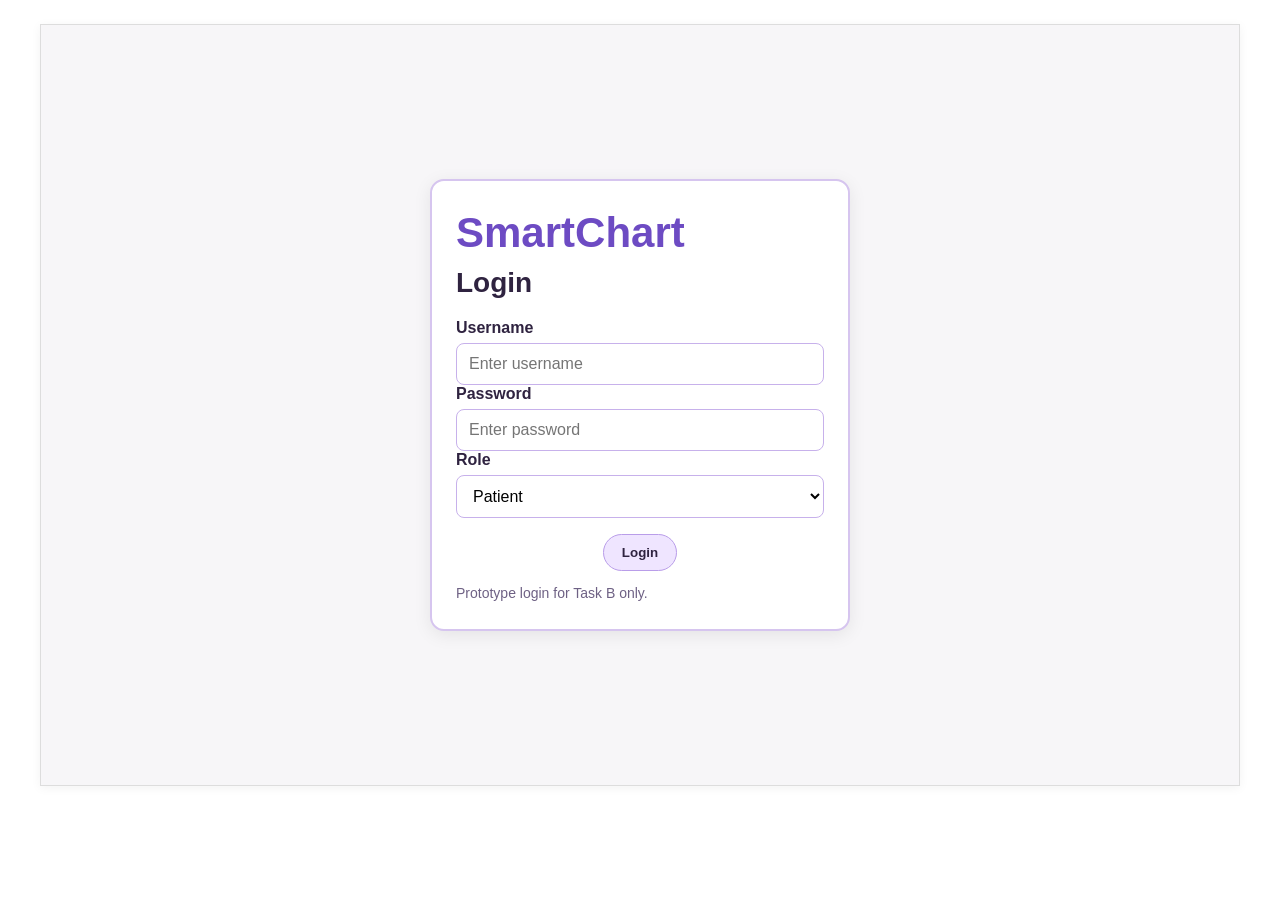
<file: index.html>
<!doctype html>
<html lang="en">
  <head>
    <meta charset="UTF-8" />
    <meta name="viewport" content="width=device-width, initial-scale=1.0" />
    <title>SmartChart - Login</title>
    <link rel="stylesheet" href="css/styles.css" />
    <script src="js/script.js" defer></script>
  </head>
  <body>
    <div class="page-shell">
      <div class="login-page">
        <div class="login-card">
          <h1 class="login-brand">SmartChart</h1>
          <h2>Login</h2>

          <form id="login-form">
            <div class="form-field">
              <label for="username">Username</label>
              <input
                id="username"
                type="text"
                placeholder="Enter username"
                required
              />
            </div>

            <div class="form-field">
              <label for="password">Password</label>
              <input
                id="password"
                type="password"
                placeholder="Enter password"
                required
              />
            </div>

            <div class="form-field">
              <label for="role">Role</label>
              <select id="role" required>
                <option value="patient">Patient</option>
                <option value="provider">Provider</option>
                <option value="admin">Admin Staff</option>
              </select>
            </div>

            <div class="button-row">
              <button type="submit">Login</button>
            </div>
          </form>

          <div class="notice">Prototype login for Task B only.</div>
        </div>
      </div>
    </div>
  </body>
</html>
</file>
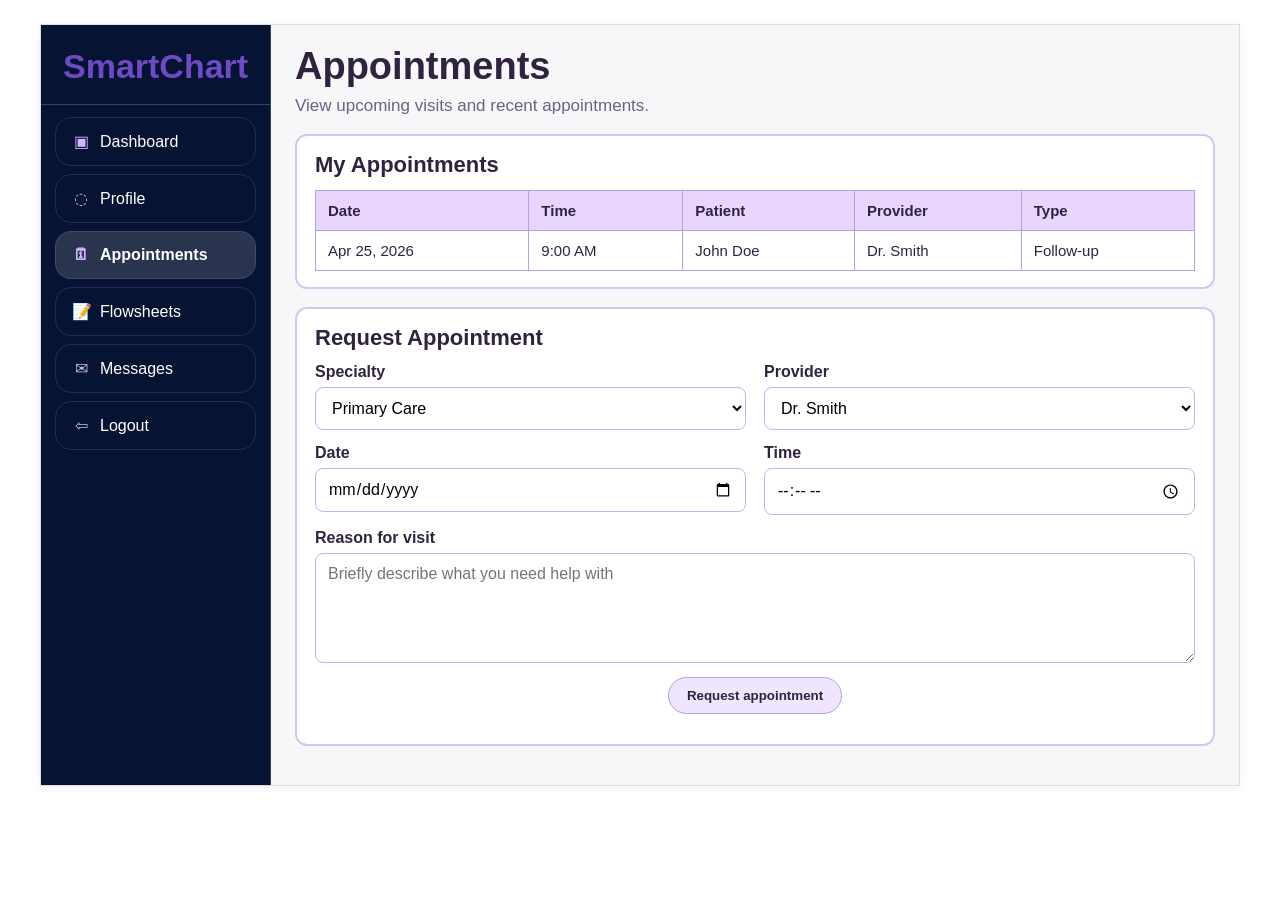
<file: pages/appointments.html>
<!doctype html>
<html lang="en">
  <head>
    <meta charset="UTF-8" />
    <meta name="viewport" content="width=device-width, initial-scale=1.0" />
    <title>Appointments</title>
    <link rel="stylesheet" href="../css/styles.css" />
    <script src="../js/script.js" defer></script>
  </head>
  <body>
    <div class="page-shell">
      <div class="layout">
        <aside class="sidebar">
          <div class="brand">SmartChart</div>
          <a class="nav-item" id="dashboard-link" href="patient.html?role=patient"
            ><span class="nav-icon">▣</span>Dashboard</a
          >
          <a class="nav-item" id="profile-link" href="profile.html?role=patient"
            ><span class="nav-icon">◌</span>Profile</a
          >
          <a
            class="nav-item active"
            id="appointments-link"
            href="appointments.html?role=patient"
            ><span class="nav-icon">🗓</span>Appointments</a
          >
          <a
            class="nav-item"
            id="flowsheets-link"
            href="flowsheets.html?role=patient"
            ><span class="nav-icon">📝</span>Flowsheets</a
          >
          <a class="nav-item" id="messages-link" href="messages.html?role=patient"
            ><span class="nav-icon">✉</span>Messages</a
          >
          <a class="nav-item" href="../index.html"
            ><span class="nav-icon">⇦</span>Logout</a
          >
        </aside>
        <main class="content">
          <header class="page-header">
            <h1>Appointments</h1>
            <p>View upcoming visits and recent appointments.</p>
          </header>

          <section class="content-card">
            <h2 id="appointments-heading">Upcoming Appointments</h2>
            <div class="toolbar provider-only">
              <label for="appointment-patient-filter">Patient</label>
              <select id="appointment-patient-filter" data-patient-select></select>
            </div>
            <table class="styled-table">
              <thead>
                <tr>
                  <th>Date</th>
                  <th>Time</th>
                  <th>Patient</th>
                  <th>Provider</th>
                  <th>Type</th>
                </tr>
              </thead>
              <tbody id="appointments-table"></tbody>
            </table>
          </section>

          <section class="content-card patient-only stack-section">
            <h2>Request Appointment</h2>
            <form id="appointment-request-form" class="form-grid">
              <label>
                Specialty
                <select id="appointment-specialty">
                  <option value="Primary Care">Primary Care</option>
                  <option value="Oncology">Oncology</option>
                  <option value="Hematology">Hematology</option>
                </select>
              </label>
              <label>
                Provider
                <select id="appointment-provider"></select>
              </label>
              <label>
                Date
                <input id="appointment-date" type="date" required />
              </label>
              <label>
                Time
                <input id="appointment-time" type="time" required />
              </label>
              <label class="full">
                Reason for visit
                <textarea id="appointment-reason" placeholder="Briefly describe what you need help with"></textarea>
              </label>
              <div class="form-actions">
                <button type="submit">Request appointment</button>
              </div>
            </form>
            <div id="appointment-request-status" class="notice"></div>
          </section>
        </main>
      </div>
    </div>
  </body>
</html>
</file>
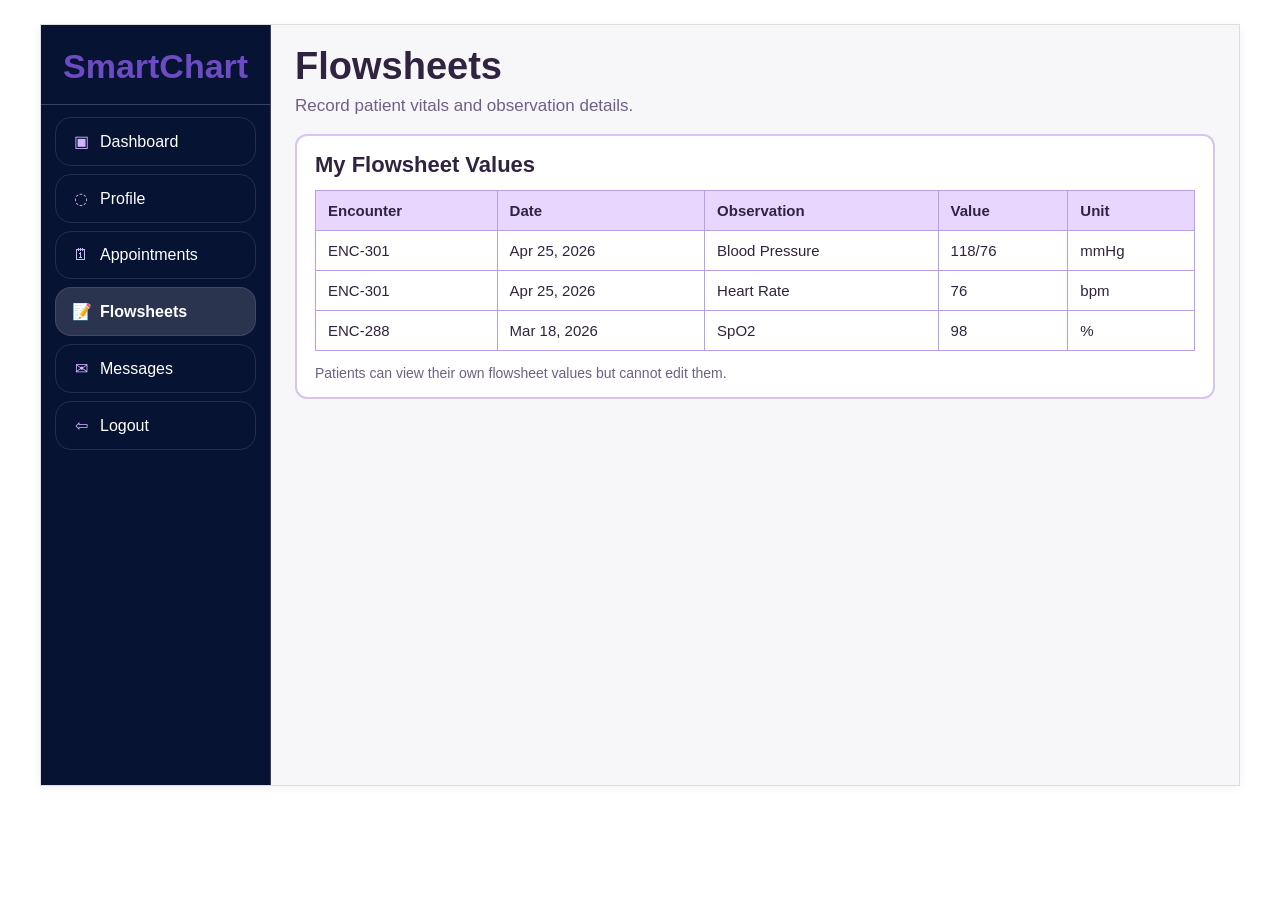
<file: pages/flowsheets.html>
<!doctype html>
<html lang="en">
  <head>
    <meta charset="UTF-8" />
    <meta name="viewport" content="width=device-width, initial-scale=1.0" />
    <title>Flowsheets</title>
    <link rel="stylesheet" href="../css/styles.css" />
    <script src="../js/script.js" defer></script>
  </head>
  <body>
    <div class="page-shell">
      <div class="layout">
        <aside class="sidebar">
          <div class="brand">SmartChart</div>
          <a class="nav-item" id="dashboard-link" href="patient.html?role=patient"
            ><span class="nav-icon">▣</span>Dashboard</a
          >
          <a class="nav-item" id="profile-link" href="profile.html?role=patient"
            ><span class="nav-icon">◌</span>Profile</a
          >
          <a
            class="nav-item"
            id="appointments-link"
            href="appointments.html?role=patient"
            ><span class="nav-icon">🗓</span>Appointments</a
          >
          <a
            class="nav-item active"
            id="flowsheets-link"
            href="flowsheets.html?role=patient"
            ><span class="nav-icon">📝</span>Flowsheets</a
          >
          <a class="nav-item" id="messages-link" href="messages.html?role=patient"
            ><span class="nav-icon">✉</span>Messages</a
          >
          <a class="nav-item" href="../index.html"
            ><span class="nav-icon">⇦</span>Logout</a
          >
        </aside>
        <main class="content">
          <header class="page-header">
            <h1>Flowsheets</h1>
            <p>Record patient vitals and observation details.</p>
          </header>

          <section class="content-card">
            <h2 id="flowsheets-heading">Patient Vitals</h2>
            <div class="toolbar provider-only">
              <label for="flowsheet-patient-filter">Patient</label>
              <select id="flowsheet-patient-filter" data-patient-select></select>
            </div>
            <table class="styled-table">
              <thead>
                <tr>
                  <th>Encounter</th>
                  <th>Date</th>
                  <th>Observation</th>
                  <th>Value</th>
                  <th>Unit</th>
                </tr>
              </thead>
              <tbody id="observations-table"></tbody>
            </table>
            <div class="notice patient-only">
              Patients can view their own flowsheet values but cannot edit them.
            </div>
          </section>

          <section class="content-card provider-only stack-section">
            <h2>Add Observation</h2>
            <form id="observation-form" class="form-grid">
              <label>
                Patient
                <select id="observation-patient" data-patient-select></select>
              </label>
              <label>
                Observation Code
                <input id="observation-code" type="text" placeholder="e.g. BP, HR, Temp" required />
              </label>
              <label>
                Value
                <input id="observation-value" type="text" placeholder="e.g. 120/80" required />
              </label>
              <label>
                Unit
                <input id="observation-unit" type="text" placeholder="e.g. mmHg" required />
              </label>
              <label>
                Recorded At
                <input id="observation-time" type="datetime-local" required />
              </label>
              <div class="form-actions">
                <button type="submit">Save observation</button>
              </div>
            </form>
            <div id="observation-status" class="notice"></div>
          </section>
        </main>
      </div>
    </div>
  </body>
</html>
</file>
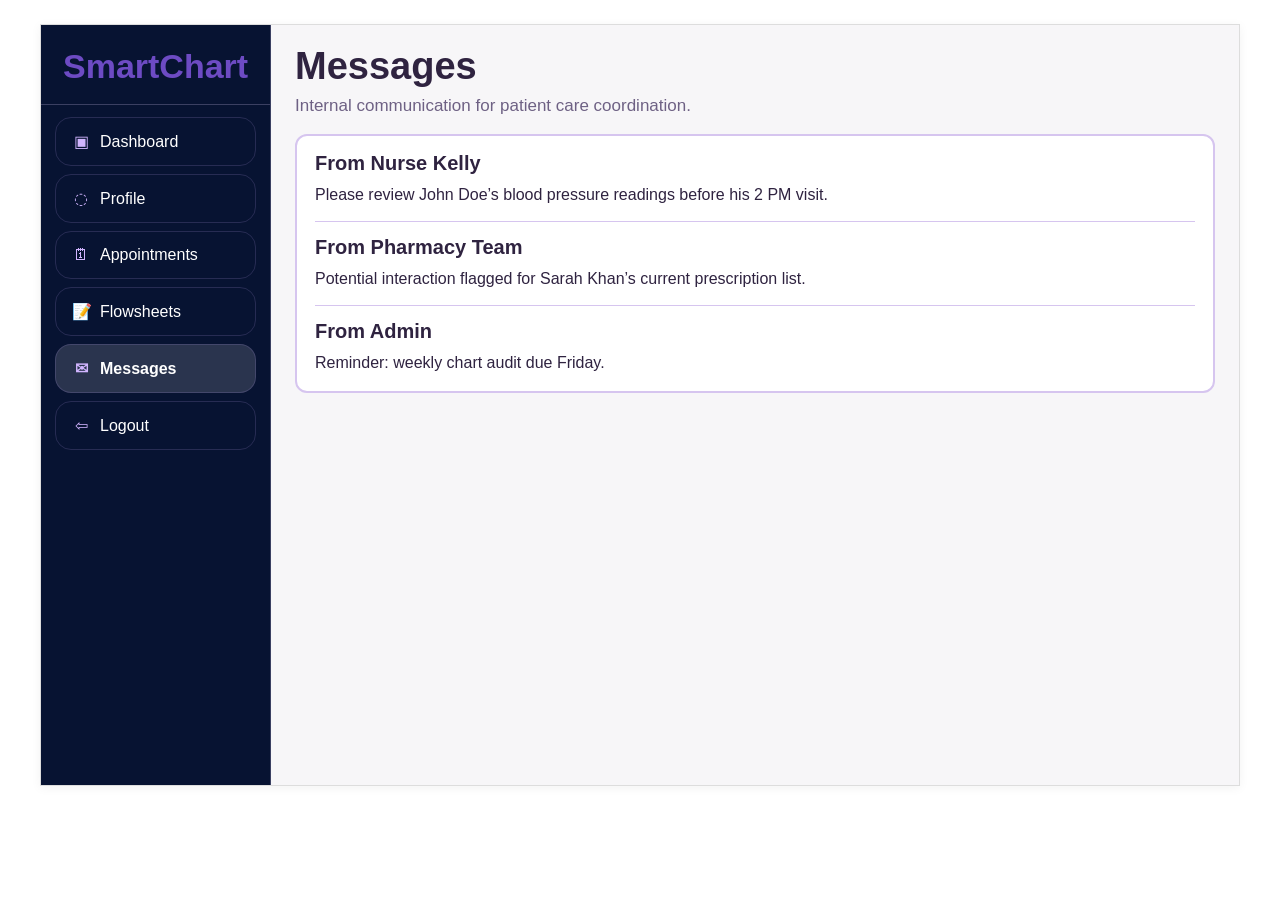
<file: pages/messages.html>
<!doctype html>
<html lang="en">
  <head>
    <meta charset="UTF-8" />
    <meta name="viewport" content="width=device-width, initial-scale=1.0" />
    <title>Messages</title>
    <link rel="stylesheet" href="../css/styles.css" />
    <script src="../js/script.js" defer></script>
  </head>
  <body>
    <div class="page-shell">
      <div class="layout">
        <aside class="sidebar">
          <div class="brand">SmartChart</div>
          <a class="nav-item" id="dashboard-link" href="patient.html?role=patient"
            ><span class="nav-icon">▣</span>Dashboard</a
          >
          <a class="nav-item" id="profile-link" href="profile.html?role=patient"
            ><span class="nav-icon">◌</span>Profile</a
          >
          <a
            class="nav-item"
            id="appointments-link"
            href="appointments.html?role=patient"
            ><span class="nav-icon">🗓</span>Appointments</a
          >
          <a
            class="nav-item"
            id="flowsheets-link"
            href="flowsheets.html?role=patient"
            ><span class="nav-icon">📝</span>Flowsheets</a
          >
          <a class="nav-item active" id="messages-link" href="messages.html?role=patient"
            ><span class="nav-icon">✉</span>Messages</a
          >
          <a class="nav-item" href="../index.html"
            ><span class="nav-icon">⇦</span>Logout</a
          >
        </aside>
        <main class="content">
        <header class="page-header">
          <h1>Messages</h1>
          <p>Internal communication for patient care coordination.</p>
        </header>

        <section class="content-card">
          <div class="message-item">
            <h3>From Nurse Kelly</h3>
            <p>
              Please review John Doe’s blood pressure readings before his 2 PM
              visit.
            </p>
          </div>
          <div class="message-item">
            <h3>From Pharmacy Team</h3>
            <p>
              Potential interaction flagged for Sarah Khan’s current
              prescription list.
            </p>
          </div>
          <div class="message-item">
            <h3>From Admin</h3>
            <p>Reminder: weekly chart audit due Friday.</p>
          </div>
        </section>
        </main>
      </div>
    </div>
  </body>
</html>
</file>
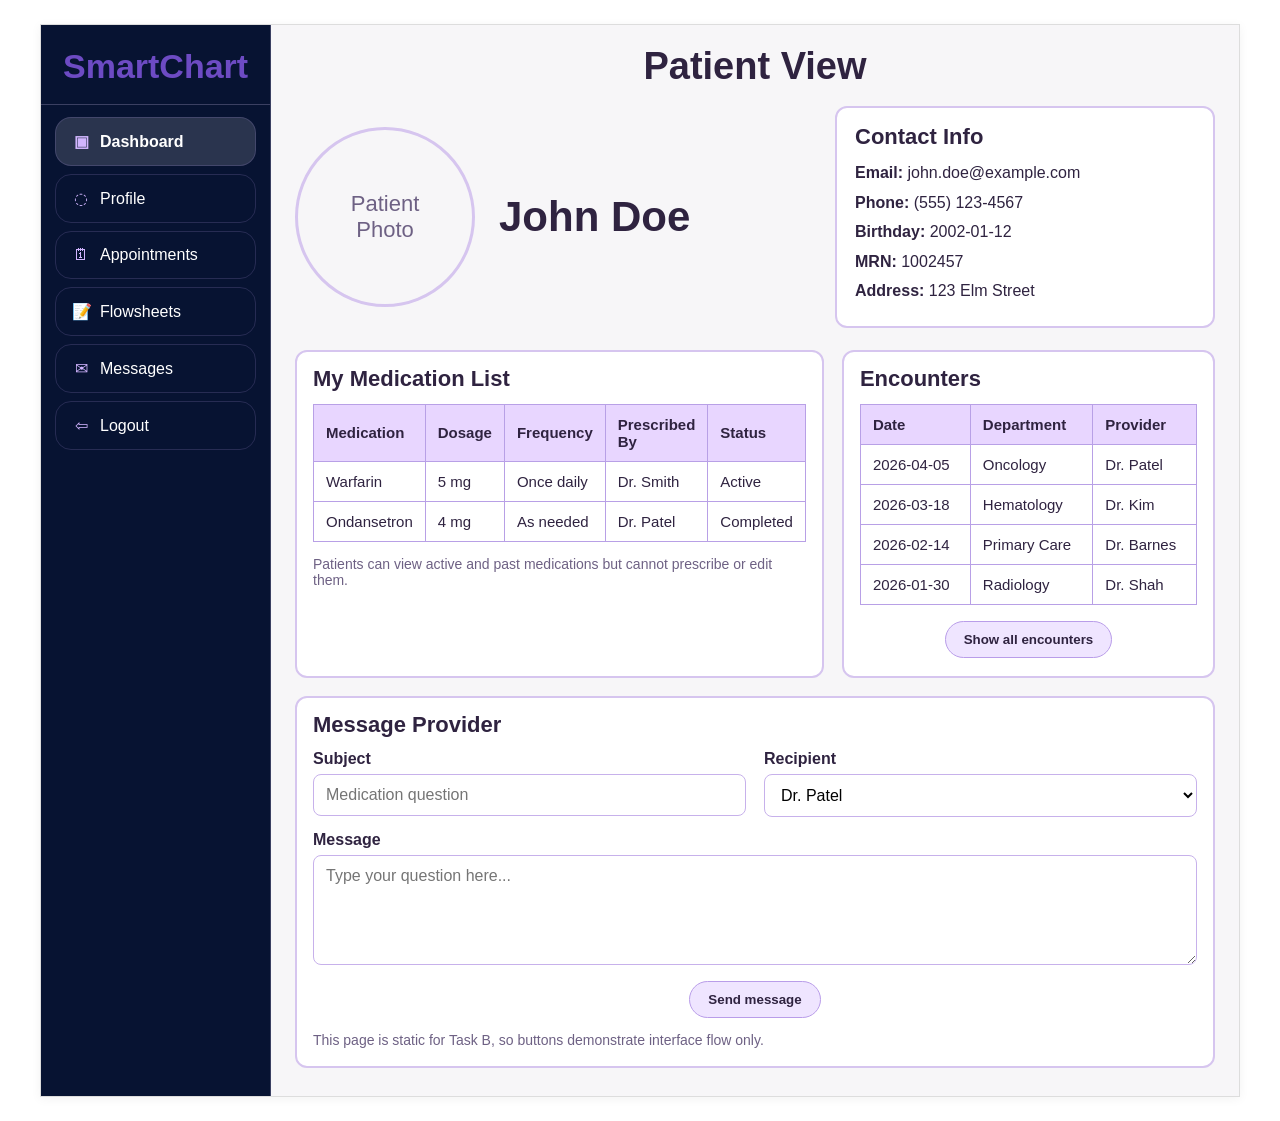
<file: pages/patient.html>
<!doctype html>
<html lang="en">
  <head>
    <meta charset="UTF-8" />
    <meta name="viewport" content="width=device-width, initial-scale=1.0" />
    <title>SmartChart - Patient View</title>
    <link rel="stylesheet" href="../css/styles.css" />
    <script src="../js/script.js" defer></script>
  </head>
  <body>
    <div class="page-shell">
      <div class="layout">
        <aside class="sidebar">
          <div class="brand">SmartChart</div>
          <a
            class="nav-item active"
            id="dashboard-link"
            href="patient.html?role=patient"
            ><span class="nav-icon">▣</span>Dashboard</a
          >
          <a class="nav-item" id="profile-link" href="profile.html?role=patient"
            ><span class="nav-icon">◌</span>Profile</a
          >
          <a
            class="nav-item"
            id="appointments-link"
            href="appointments.html?role=patient"
            ><span class="nav-icon">🗓</span>Appointments</a
          >
          <a
            class="nav-item"
            id="flowsheets-link"
            href="flowsheets.html?role=patient"
            ><span class="nav-icon">📝</span>Flowsheets</a
          >
          <a
            class="nav-item"
            id="messages-link"
            href="messages.html?role=patient"
            ><span class="nav-icon">✉</span>Messages</a
          >
          <a class="nav-item" href="../index.html"
            ><span class="nav-icon">⇦</span>Logout</a
          >
        </aside>
        <main class="content">
          <h1 class="view-title">Patient View</h1>
          <section class="top-grid">
            <div class="photo-circle">Patient<br />Photo</div>
            <div class="patient-name" id="dashboard-patient-name">Name</div>
            <div class="info-card">
              <h3>Contact Info</h3>
              <div class="info-line">
                <span class="info-label">Email:</span> <span id="dashboard-email">patient@example.com</span>
              </div>
              <div class="info-line">
                <span class="info-label">Phone:</span> <span id="dashboard-phone">(555) 123-4567</span>
              </div>
              <div class="info-line">
                <span class="info-label">Birthday:</span> <span id="dashboard-dob">01/12/2002</span>
              </div>
              <div class="info-line">
                <span class="info-label">MRN:</span> <span id="dashboard-mrn">1002457</span>
              </div>
              <div class="info-line">
                <span class="info-label">Address:</span> <span id="dashboard-address">123 Elm Street</span>
              </div>
            </div>
          </section>

          <section class="dual-panels">
            <div class="panel table-wrap">
              <h3>My Medication List</h3>
              <table>
                <thead>
                  <tr>
                    <th>Medication</th>
                    <th>Dosage</th>
                    <th>Frequency</th>
                    <th>Prescribed By</th>
                    <th>Status</th>
                  </tr>
                </thead>
                <tbody id="medication-list"></tbody>
              </table>
              <div class="notice">
                Patients can view active and past medications but cannot prescribe or edit them.
              </div>
            </div>

            <div class="panel table-wrap">
              <h3>Encounters</h3>
              <table>
                <thead>
                  <tr>
                    <th>Date</th>
                    <th>Department</th>
                    <th>Provider</th>
                  </tr>
                </thead>
                <tbody>
                  <tr>
                    <td>2026-04-05</td>
                    <td>Oncology</td>
                    <td>Dr. Patel</td>
                  </tr>
                  <tr>
                    <td>2026-03-18</td>
                    <td>Hematology</td>
                    <td>Dr. Kim</td>
                  </tr>
                  <tr>
                    <td>2026-02-14</td>
                    <td>Primary Care</td>
                    <td>Dr. Barnes</td>
                  </tr>
                  <tr>
                    <td>2026-01-30</td>
                    <td>Radiology</td>
                    <td>Dr. Shah</td>
                  </tr>
                </tbody>
              </table>
              <div class="button-row">
                <button type="button">Show all encounters</button>
              </div>
            </div>
          </section>

          <section class="panel" style="margin-top: 18px">
            <h3>Message Provider</h3>
            <form data-message="Message form captured locally.">
              <div class="form-grid">
                <div class="form-field">
                  <label for="subject">Subject</label>
                  <input
                    id="subject"
                    type="text"
                    placeholder="Medication question"
                  />
                </div>
                <div class="form-field">
                  <label for="recipient">Recipient</label>
                  <select id="recipient">
                    <option>Dr. Patel</option>
                    <option>Dr. Kim</option>
                    <option>Dr. Barnes</option>
                  </select>
                </div>
                <div class="form-field full">
                  <label for="message">Message</label>
                  <textarea
                    id="message"
                    placeholder="Type your question here..."
                  ></textarea>
                </div>
              </div>
              <div class="button-row">
                <button type="submit">Send message</button>
              </div>
            </form>
            <div class="notice">
              This page is static for Task B, so buttons demonstrate interface
              flow only.
            </div>
          </section>
        </main>
      </div>
    </div>
  </body>
</html>
</file>
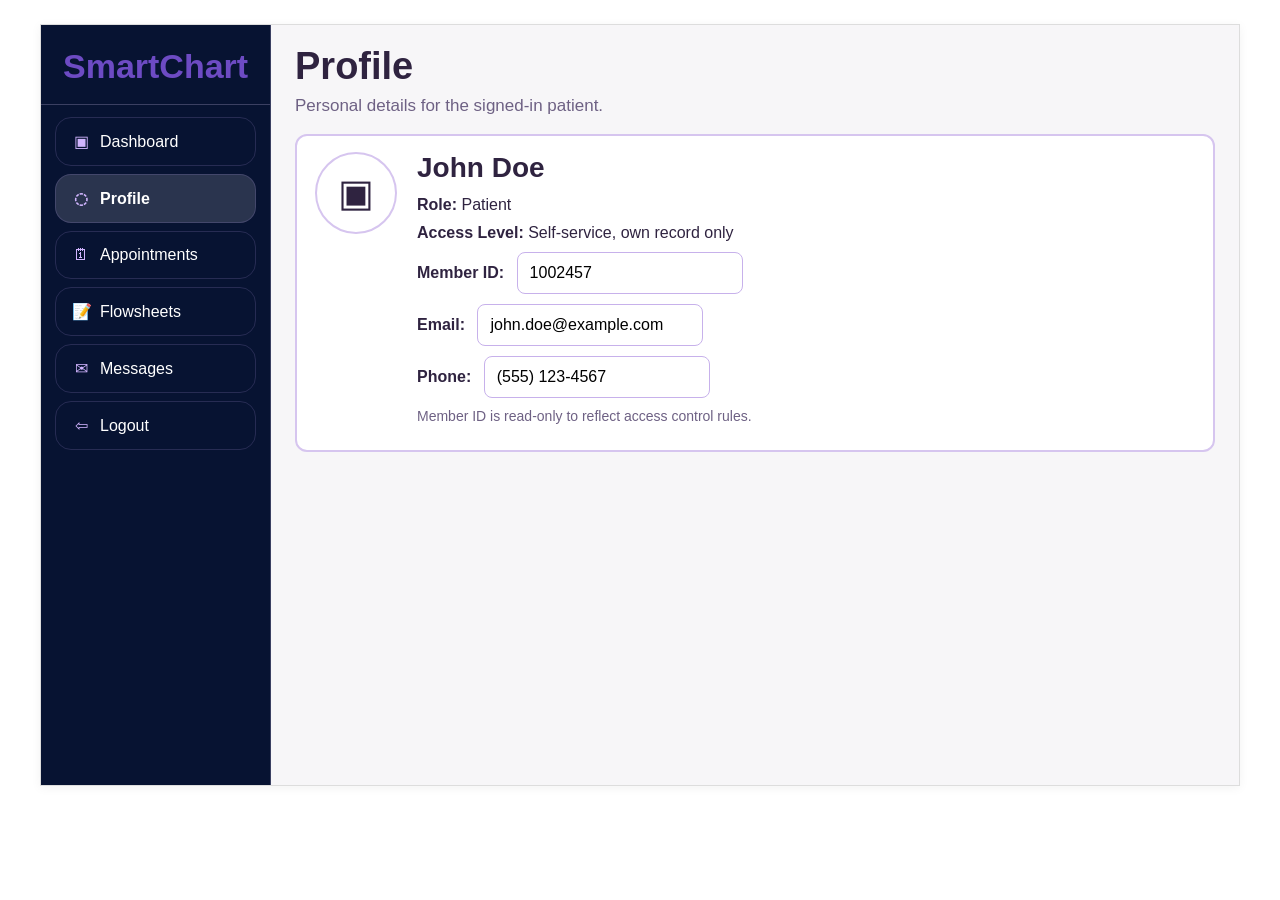
<file: pages/profile.html>
<!doctype html>
<html lang="en">
  <head>
    <meta charset="UTF-8" />
    <meta name="viewport" content="width=device-width, initial-scale=1.0" />
    <title>Profile</title>
    <link rel="stylesheet" href="../css/styles.css" />
    <script src="../js/script.js" defer></script>
  </head>
  <body>
    <div class="page-shell">
      <div class="layout">
        <aside class="sidebar">
          <div class="brand">SmartChart</div>
          <a class="nav-item" id="dashboard-link" href="patient.html?role=patient"
            ><span class="nav-icon">▣</span>Dashboard</a
          >
          <a class="nav-item active" id="profile-link" href="profile.html?role=patient"
            ><span class="nav-icon">◌</span>Profile</a
          >
          <a
            class="nav-item"
            id="appointments-link"
            href="appointments.html?role=patient"
            ><span class="nav-icon">🗓</span>Appointments</a
          >
          <a
            class="nav-item"
            id="flowsheets-link"
            href="flowsheets.html?role=patient"
            ><span class="nav-icon">📝</span>Flowsheets</a
          >
          <a class="nav-item" id="messages-link" href="messages.html?role=patient"
            ><span class="nav-icon">✉</span>Messages</a
          >
          <a class="nav-item" href="../index.html"
            ><span class="nav-icon">⇦</span>Logout</a
          >
        </aside>
        <main class="content">
        <header class="page-header">
          <h1>Profile</h1>
          <p id="profile-summary">Account details and access level.</p>
        </header>

        <section class="content-card profile-card">
          <div class="profile-avatar" id="profile-avatar">◌</div>
          <div class="profile-info">
            <h2 id="profile-name">Profile</h2>
            <p><strong>Role:</strong> <span id="profile-role"></span></p>
            <p><strong>Access Level:</strong> <span id="profile-access"></span></p>
            <p><strong>Member ID:</strong> <input id="profile-member-id" type="text" readonly /></p>
            <p><strong>Email:</strong> <input id="profile-email" type="email" /></p>
            <p><strong>Phone:</strong> <input id="profile-phone" type="text" /></p>
            <p class="notice">Member ID is read-only to reflect access control rules.</p>
          </div>
        </section>
        </main>
      </div>
    </div>
  </body>
</html>
</file>
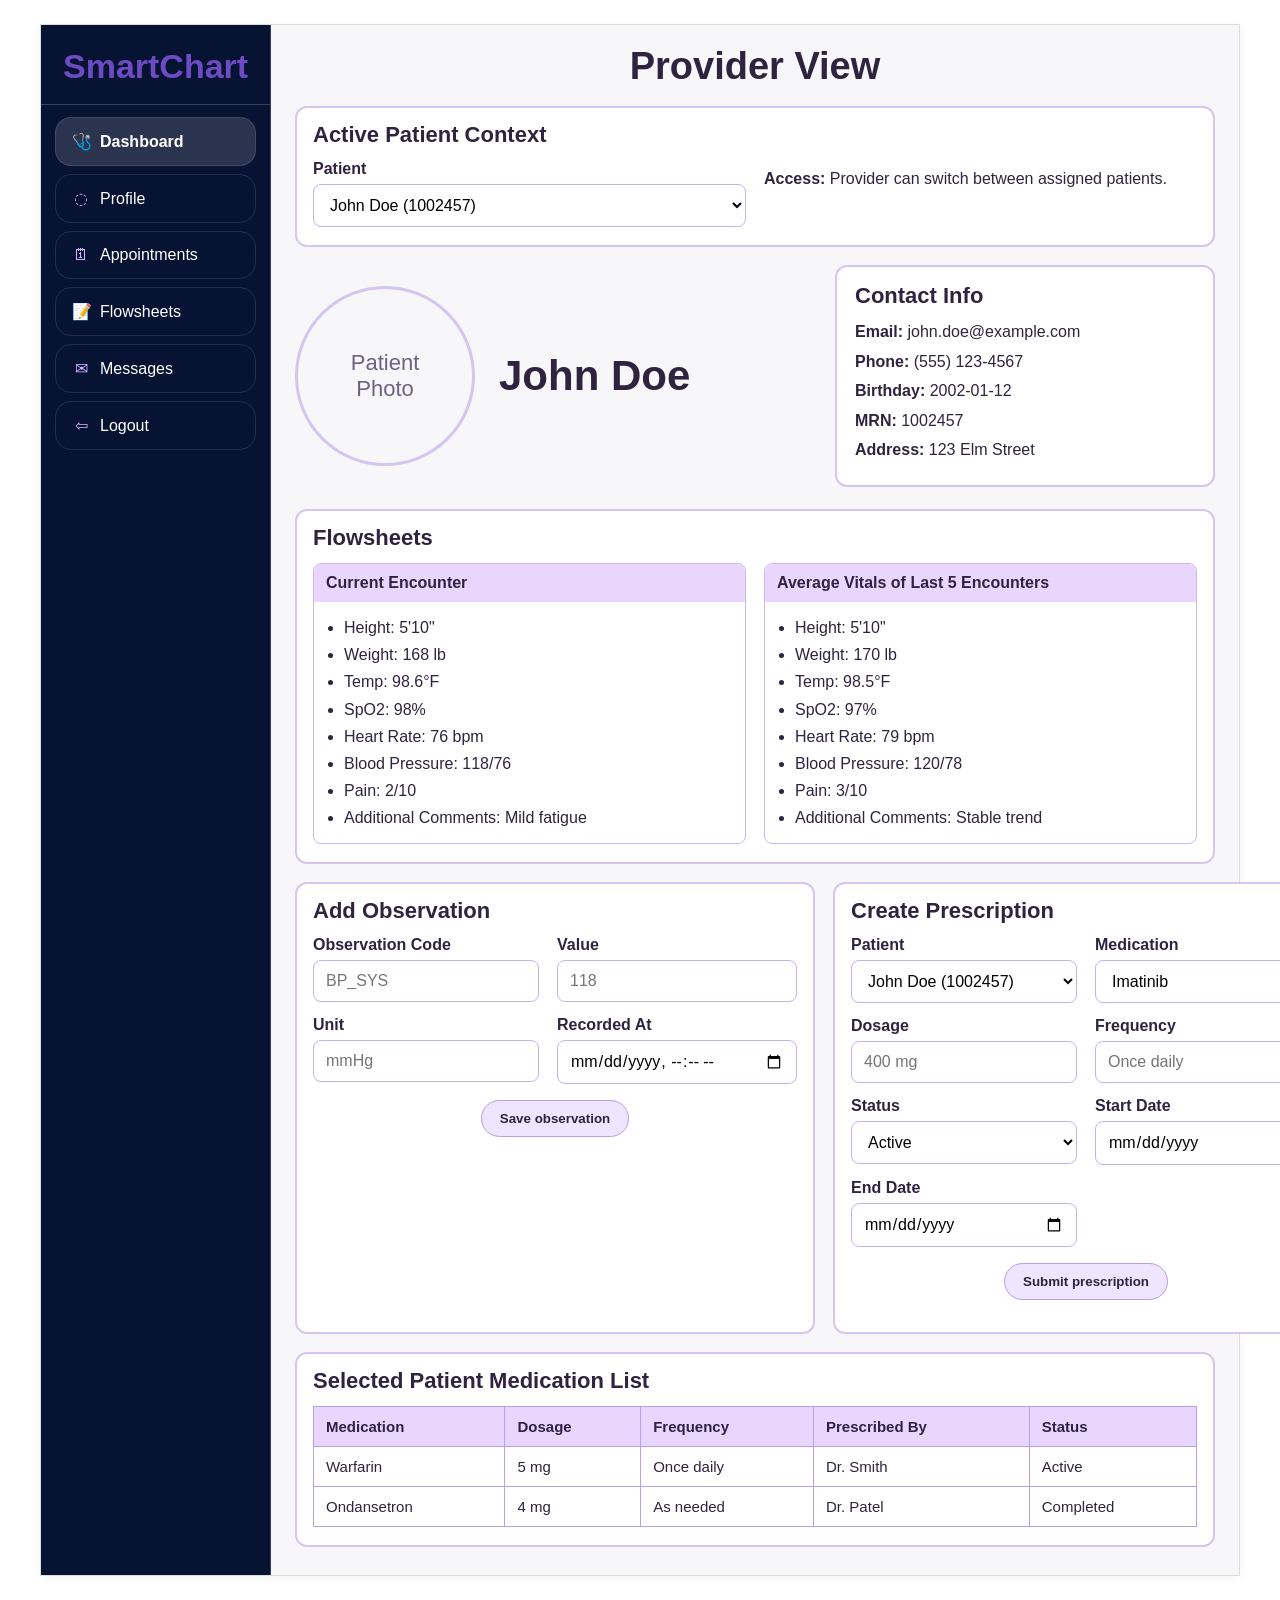
<file: pages/provider.html>
<!doctype html>
<html lang="en">
  <head>
    <meta charset="UTF-8" />
    <meta name="viewport" content="width=device-width, initial-scale=1.0" />
    <title>SmartChart - Provider View</title>
    <link rel="stylesheet" href="../css/styles.css" />
    <script src="../js/script.js" defer></script>
  </head>
  <body>
    <div class="page-shell">
      <div class="layout">
        <aside class="sidebar">
          <div class="brand">SmartChart</div>
          <a
            class="nav-item active"
            id="dashboard-link"
            href="provider.html?role=provider"
            ><span class="nav-icon">🩺</span>Dashboard</a
          >
          <a
            class="nav-item"
            id="profile-link"
            href="profile.html?role=provider"
            ><span class="nav-icon">◌</span>Profile</a
          >
          <a
            class="nav-item"
            id="appointments-link"
            href="appointments.html?role=provider"
            ><span class="nav-icon">🗓</span>Appointments</a
          >
          <a
            class="nav-item"
            id="flowsheets-link"
            href="flowsheets.html?role=provider"
            ><span class="nav-icon">📝</span>Flowsheets</a
          >
          <a
            class="nav-item"
            id="messages-link"
            href="messages.html?role=provider"
            ><span class="nav-icon">✉</span>Messages</a
          >
          <a class="nav-item" href="../index.html"
            ><span class="nav-icon">⇦</span>Logout</a
          >
        </aside>
        <main class="content">
          <h1 class="view-title">Provider View</h1>
          <section class="panel patient-context">
            <h3>Active Patient Context</h3>
            <div class="form-grid">
              <div class="form-field">
                <label for="active-patient">Patient</label>
                <select id="active-patient" data-patient-select></select>
              </div>
              <div class="info-line">
                <span class="info-label">Access:</span>
                Provider can switch between assigned patients.
              </div>
            </div>
          </section>
          <section class="top-grid">
            <div class="photo-circle">Patient<br />Photo</div>
            <div class="patient-name" id="dashboard-patient-name">Name</div>
            <div class="info-card">
              <h3>Contact Info</h3>
              <div class="info-line">
                <span class="info-label">Email:</span> <span id="dashboard-email">patient@example.com</span>
              </div>
              <div class="info-line">
                <span class="info-label">Phone:</span> <span id="dashboard-phone">(555) 123-4567</span>
              </div>
              <div class="info-line">
                <span class="info-label">Birthday:</span> <span id="dashboard-dob">01/12/2002</span>
              </div>
              <div class="info-line">
                <span class="info-label">MRN:</span> <span id="dashboard-mrn">1002457</span>
              </div>
              <div class="info-line">
                <span class="info-label">Address:</span> <span id="dashboard-address">123 Elm Street</span>
              </div>
            </div>
          </section>

          <section class="panel" style="margin-bottom: 18px">
            <h3>Flowsheets</h3>
            <div class="metrics-grid">
              <div class="metric-card">
                <div class="metric-head">Current Encounter</div>
                <div class="metric-body">
                  <ul class="metric-list">
                    <li>Height: 5'10"</li>
                    <li>Weight: 168 lb</li>
                    <li>Temp: 98.6°F</li>
                    <li>SpO2: 98%</li>
                    <li>Heart Rate: 76 bpm</li>
                    <li>Blood Pressure: 118/76</li>
                    <li>Pain: 2/10</li>
                    <li>Additional Comments: Mild fatigue</li>
                  </ul>
                </div>
              </div>
              <div class="metric-card">
                <div class="metric-head">
                  Average Vitals of Last 5 Encounters
                </div>
                <div class="metric-body">
                  <ul class="metric-list">
                    <li>Height: 5'10"</li>
                    <li>Weight: 170 lb</li>
                    <li>Temp: 98.5°F</li>
                    <li>SpO2: 97%</li>
                    <li>Heart Rate: 79 bpm</li>
                    <li>Blood Pressure: 120/78</li>
                    <li>Pain: 3/10</li>
                    <li>Additional Comments: Stable trend</li>
                  </ul>
                </div>
              </div>
            </div>
          </section>

          <section class="dual-panels">
            <div class="form-card panel">
              <h3>Add Observation</h3>
              <form data-message="Observation form captured locally.">
                <div class="form-grid">
                  <div class="form-field">
                    <label for="obs-code">Observation Code</label>
                    <input id="obs-code" type="text" placeholder="BP_SYS" />
                  </div>
                  <div class="form-field">
                    <label for="obs-value">Value</label>
                    <input id="obs-value" type="text" placeholder="118" />
                  </div>
                  <div class="form-field">
                    <label for="obs-unit">Unit</label>
                    <input id="obs-unit" type="text" placeholder="mmHg" />
                  </div>
                  <div class="form-field">
                    <label for="obs-time">Recorded At</label>
                    <input id="obs-time" type="datetime-local" />
                  </div>
                </div>
                <div class="button-row">
                  <button type="submit">Save observation</button>
                </div>
              </form>
            </div>

            <div class="form-card panel">
              <h3>Create Prescription</h3>
              <form id="prescription-form">
                <div class="form-grid">
                  <div class="form-field">
                    <label for="prescription-patient">Patient</label>
                    <select id="prescription-patient" data-patient-select></select>
                  </div>
                  <div class="form-field">
                    <label for="medication">Medication</label>
                    <select id="medication">
                      <option>Imatinib</option>
                      <option>Ondansetron</option>
                      <option>Prednisone</option>
                      <option>Warfarin</option>
                      <option>Aspirin</option>
                    </select>
                  </div>
                  <div class="form-field">
                    <label for="dosage">Dosage</label>
                    <input id="dosage" type="text" placeholder="400 mg" />
                  </div>
                  <div class="form-field">
                    <label for="frequency">Frequency</label>
                    <input
                      id="frequency"
                      type="text"
                      placeholder="Once daily"
                    />
                  </div>
                  <div class="form-field">
                    <label for="status">Status</label>
                    <select id="status">
                      <option>Active</option>
                      <option>Pending</option>
                      <option>Stopped</option>
                    </select>
                  </div>
                  <div class="form-field">
                    <label for="start-date">Start Date</label>
                    <input id="start-date" type="date" />
                  </div>
                  <div class="form-field">
                    <label for="end-date">End Date</label>
                    <input id="end-date" type="date" />
                  </div>
                </div>
                <div class="button-row">
                  <button type="submit" id="prescription-submit">Submit prescription</button>
                </div>
              </form>
              <div id="interaction-warning" class="warning-box hidden">
                <strong>Drug interaction warning:</strong>
                <span id="interaction-message"></span>
                <div class="button-row">
                  <button type="button" id="revise-prescription">Revise</button>
                  <button type="button" id="override-prescription">Override warning</button>
                </div>
              </div>
              <div id="prescription-status" class="notice"></div>
            </div>
          </section>

          <section class="panel table-wrap stack-section">
            <h3>Selected Patient Medication List</h3>
            <table>
              <thead>
                <tr>
                  <th>Medication</th>
                  <th>Dosage</th>
                  <th>Frequency</th>
                  <th>Prescribed By</th>
                  <th>Status</th>
                </tr>
              </thead>
              <tbody id="medication-list"></tbody>
            </table>
          </section>
        </main>
      </div>
    </div>
  </body>
</html>
</file>
<file: css/styles.css>
:root {
  --page: #ffffff;
  --surface: #f7f6f8;
  --panel: #ffffff;
  --sidebar: #071332;
  --sidebar-active: rgba(255, 255, 255, 0.14);
  --border: #d6c5ef;
  --text: #2f2340;
  --muted: #6e6184;
  --button: #efe5ff;
  --button-border: #b99de9;
  --table-head: #e8d6ff;
  --brand: #6d4bc3;
}

* {
  box-sizing: border-box;
}

body {
  margin: 0;
  font-family: Arial, Helvetica, sans-serif;
  color: var(--text);
  background: var(--page);
}

.page-shell {
  width: 1200px;
  max-width: 96%;
  margin: 24px auto;
  border: 1px solid #ddd;
  box-shadow: 0 2px 10px rgba(0, 0, 0, 0.05);
  background: #fff;
}

.layout {
  display: grid;
  grid-template-columns: 230px minmax(0, 1fr);
  min-height: 760px;
}

.sidebar {
  background: var(--sidebar);
  color: #fff;
  border-right: 1px solid rgba(214, 197, 239, 0.25);
}

.brand {
  padding: 22px 22px 18px;
  font-size: 34px;
  font-weight: 700;
  color: var(--brand);
  border-bottom: 1px solid rgba(214, 197, 239, 0.25);
}

.nav-item {
  display: flex;
  align-items: center;
  gap: 10px;
  margin: 0 14px 8px;
  padding: 14px 16px;
  color: #fff;
  text-decoration: none;
  border: 1px solid rgba(185, 157, 233, 0.18);
  border-radius: 16px;
}

.nav-item:first-of-type {
  margin-top: 12px;
}

.nav-item:hover,
.nav-item.active {
  background: var(--sidebar-active);
  font-weight: 700;
}

.nav-icon {
  width: 18px;
  text-align: center;
  color: #d1b5ff;
}

.content {
  min-width: 0;
  padding: 20px 24px 28px;
  background: var(--surface);
}

.view-title {
  margin: 0 0 18px;
  text-align: center;
  font-size: 38px;
}

.page-header {
  margin-bottom: 18px;
}

.page-header h1 {
  margin: 0 0 8px;
  font-size: 38px;
}

.page-header p {
  margin: 0;
  color: var(--muted);
  font-size: 17px;
}

.top-grid {
  display: grid;
  grid-template-columns: 180px 1fr 380px;
  gap: 24px;
  align-items: center;
  margin-bottom: 22px;
}

.photo-circle {
  width: 180px;
  height: 180px;
  border: 3px solid var(--border);
  border-radius: 50%;
  display: flex;
  align-items: center;
  justify-content: center;
  text-align: center;
  font-size: 22px;
  color: var(--muted);
  margin: 0 auto;
}

.patient-name {
  align-self: center;
  font-size: 42px;
  font-weight: 700;
}

.info-card,
.panel,
.form-card,
.content-card {
  background: var(--panel);
  border: 2px solid var(--border);
  border-radius: 12px;
}

.info-card,
.content-card {
  padding: 16px 18px;
}

.panel {
  padding: 14px 16px 18px;
}

.info-card h3,
.panel h3,
.form-card h3,
.content-card h2 {
  margin: 0 0 12px;
  font-size: 22px;
}

.info-line {
  margin: 8px 0;
  line-height: 1.35;
}

.info-label {
  font-weight: 700;
}

.dual-panels,
.metrics-grid {
  display: grid;
  grid-template-columns: 1fr 1fr;
  gap: 18px;
}

.table-wrap table,
.styled-table {
  width: 100%;
  border-collapse: collapse;
  margin-top: 10px;
}

.table-wrap th,
.table-wrap td,
.styled-table th,
.styled-table td {
  border: 1px solid #b8a0e6;
  padding: 11px 12px;
  text-align: left;
  font-size: 15px;
}

.table-wrap th,
.styled-table th {
  background: var(--table-head);
}

.button-row {
  text-align: center;
  margin-top: 16px;
}

button,
.button {
  background: var(--button);
  border: 1px solid var(--button-border);
  color: var(--text);
  padding: 10px 18px;
  border-radius: 999px;
  cursor: pointer;
  font-weight: 700;
}

.form-grid {
  display: grid;
  grid-template-columns: 1fr 1fr;
  gap: 14px 18px;
}

.form-field,
.content-card .form-grid > label {
  display: flex;
  flex-direction: column;
  gap: 6px;
}

.form-field.full,
.full,
.form-actions {
  grid-column: 1 / -1;
}

.form-actions {
  text-align: center;
}

label {
  font-weight: 700;
}

input,
select,
textarea {
  padding: 11px 12px;
  border: 1px solid #c7b1eb;
  border-radius: 8px;
  font: inherit;
  font-weight: 400;
  background: #fff;
}

textarea {
  min-height: 110px;
  resize: vertical;
}

.metric-card {
  border: 1px solid #cdb7ee;
  border-radius: 8px;
  overflow: hidden;
  background: #fff;
}

.metric-head {
  background: var(--table-head);
  font-weight: 700;
  padding: 10px 12px;
}

.metric-body {
  padding: 12px;
}

.metric-list {
  margin: 0;
  padding-left: 18px;
  line-height: 1.7;
}

.notice {
  margin-top: 14px;
  font-size: 14px;
  color: var(--muted);
}

.toolbar {
  display: flex;
  align-items: center;
  gap: 12px;
  margin-bottom: 12px;
}

.toolbar label {
  margin: 0;
}

.stack-section {
  margin-top: 18px;
}

.patient-context {
  margin-bottom: 18px;
}

.warning-box {
  margin-top: 16px;
  padding: 14px 16px;
  border: 2px solid #d79d30;
  border-radius: 12px;
  background: #fff8e8;
  color: #51360a;
}

.hidden,
[hidden] {
  display: none !important;
}

.profile-info input {
  margin-left: 8px;
  max-width: 260px;
}

.profile-card {
  display: flex;
  gap: 20px;
  align-items: flex-start;
}

.profile-avatar {
  width: 82px;
  height: 82px;
  border: 2px solid var(--border);
  border-radius: 50%;
  display: flex;
  align-items: center;
  justify-content: center;
  font-size: 38px;
  background: #fff;
  flex: 0 0 auto;
}

.profile-info h2 {
  margin: 0 0 12px;
  font-size: 28px;
}

.profile-info p {
  margin: 10px 0;
}

.message-item {
  border-bottom: 1px solid var(--border);
  padding: 14px 0;
}

.message-item:first-child {
  padding-top: 0;
}

.message-item:last-child {
  border-bottom: 0;
  padding-bottom: 0;
}

.message-item h3 {
  margin: 0 0 8px;
  font-size: 20px;
}

.message-item p {
  margin: 0;
  line-height: 1.5;
}

.login-page {
  display: flex;
  justify-content: center;
  align-items: center;
  min-height: 760px;
  background: var(--surface);
}

.login-card {
  width: 420px;
  max-width: 90%;
  background: #fff;
  border: 2px solid var(--border);
  border-radius: 14px;
  padding: 28px 24px;
  box-shadow: 0 4px 18px rgba(0, 0, 0, 0.08);
}

.login-brand {
  margin: 0 0 10px;
  font-size: 42px;
  color: var(--brand);
}

.login-card h2 {
  margin: 0 0 20px;
  font-size: 28px;
}

@media (max-width: 900px) {
  .layout,
  .top-grid,
  .dual-panels,
  .metrics-grid,
  .form-grid {
    grid-template-columns: 1fr;
  }

  .sidebar {
    border-right: none;
    border-bottom: 1px solid rgba(214, 197, 239, 0.25);
  }

  .patient-name {
    text-align: center;
  }
}
</file>
